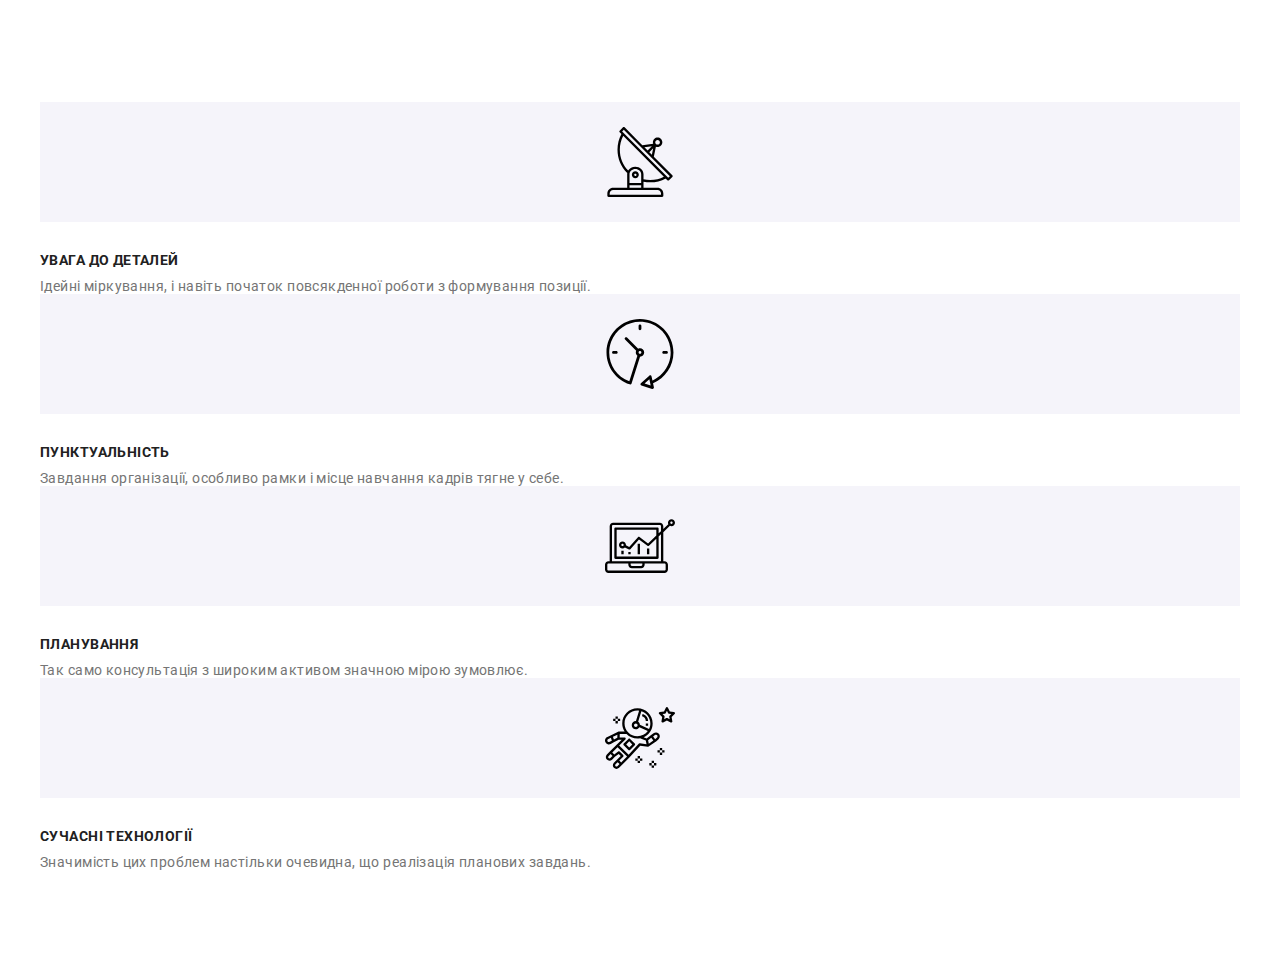
<file: index.html>
<!DOCTYPE html>
<html lang="uk">
  <head>
    <meta charset="UTF-8" />
    <meta http-equiv="X-UA-Compatible" content="IE=edge" />
    <meta name="viewport" content="width=device-width, initial-scale=1.0" />
    <title>WebStudio</title>
    <link rel="preconnect" href="https://fonts.googleapis.com" />
    <link rel="preconnect" href="https://fonts.gstatic.com" crossorigin />
    <link
      href="https://fonts.googleapis.com/css2?family=Raleway:wght@700&family=Roboto:wght@400;500;700;900&display=swap"
      rel="stylesheet"
    />
    <link
      rel="stylesheet"
      href="https://cdnjs.cloudflare.com/ajax/libs/modern-normalize/1.1.0/modern-normalize.min.css"
      integrity="sha512-wpPYUAdjBVSE4KJnH1VR1HeZfpl1ub8YT/NKx4PuQ5NmX2tKuGu6U/JRp5y+Y8XG2tV+wKQpNHVUX03MfMFn9Q=="
      crossorigin="anonymous"
      referrerpolicy="no-referrer"
    />
    <!-- <link rel="stylesheet" href="./css/style.css" /> -->
    <link rel="stylesheet" href="./css/main.min.css" />
  </head>

  <body>
    <!-- ************* Header & Заголовок ************* -->

    <!-- <header>
      <div class="container header-dask">
        <nav class="navigation">
          <a href="" class="logo">Web<span class="logo">Studio</span></a>
          <ul class="navigation__desc list">
            <li class="navigation__headline">
              <a href="" class="akcent">Студія</a>
            </li>
            <li class="navigation__headline">
              <a href="./portfolio.html" class="link">Портфоліо</a>
            </li>
            <li class="navigation__headline">
              <a href="" class="link">Контакти</a>
            </li>
          </ul>
        </nav>
        <ul class="list">
          <li class="list-soc-items">
            <a href="mailto:info@devstudio.com" class="header-mail link"
              ><svg width="16" heigth="12" class="list-soc-icons">
                <use href="./imge/symbol-defs.svg#icon-mail-hover"></use></svg
              >info@devstudio.com</a
            >
          </li>
          <li class="list-soc-items">
            <a href="tel:+380961111111" class="header-mail link"
              ><svg width="10" heigth="16" class="list-soc-icons">
                <use href="./imge/symbol-defs.svg#icon-mobile-hover"></use></svg
              >+38 096 111 11 11</a
            >
          </li>
        </ul>
      </div>
    </header> -->

    <!-- ************* Main & Главный ************* -->

    <main>
      <!-- ************* Hero & Герой *************-->

      <!-- <section class="hero">
        <div class="container">
          <div class="hero-subject">
            <h1 class="hero-subject__title">
              Ефективні рішення для<br />вашого бізнесу
            </h1>
          </div>
          <div class="hero-subject__button">
            <button type="button" class="hero-subject__btn" data-modal-open>
              Замовити послугу
            </button>
          </div>
        </div>
      </section> -->

      <!-- ************* Main Advantages & Переваги *************-->

      <section class="advantages section">
        <div class="container">
          <h2 class="title visually-hidden">Переваги</h2>
          <ul class="advantages__list list">
            <li class="advantages__items-subject">
              <div class="advantages__thumb">
                <svg class="advantages__thumb-soc-icons">
                  <use
                    href="./imge/symbol-defs.svg#icon-antenna-advantages"
                  ></use>
                </svg>
              </div>
              <h3 class="advantages__title">УВАГА ДО ДЕТАЛЕЙ</h3>
              <p class="advantages__text">
                Ідейні міркування, і навіть початок повсякденної роботи з
                формування позиції.
              </p>
            </li>
            <li class="advantages__items-subject">
              <div class="advantages__thumb">
                <svg class="advantages__thumb-soc-icons">
                  <use
                    href="./imge/symbol-defs.svg#icon-clock-advantages"
                  ></use>
                </svg>
              </div>
              <h3 class="advantages__title">ПУНКТУАЛЬНІСТЬ</h3>
              <p class="advantages__text">
                Завдання організації, особливо рамки і місце навчання кадрів
                тягне у себе.
              </p>
            </li>
            <li class="advantages__items-subject">
              <div class="advantages__thumb">
                <svg class="advantages__thumb-soc-icons">
                  <use
                    href="./imge/symbol-defs.svg#icon-diagram-advantages"
                  ></use>
                </svg>
              </div>
              <h3 class="advantages__title">ПЛАНУВАННЯ</h3>
              <p class="advantages__text">
                Так само консультація з широким активом значною мірою зумовлює.
              </p>
            </li>
            <li class="advantages__items-subject">
              <div class="advantages__thumb">
                <svg class="advantages__thumb-soc-icons">
                  <use
                    href="./imge/symbol-defs.svg#icon-astronaut-advantages"
                  ></use>
                </svg>
              </div>
              <h3 class="advantages__title">СУЧАСНІ ТЕХНОЛОГІЇ</h3>
              <p class="advantages__text">
                Значимість цих проблем настільки очевидна, що реалізація
                планових завдань.
              </p>
            </li>
          </ul>
        </div>
      </section>

      <!-- ************* Main Robot Examples & Приклади Робіт ************* -->

      <!-- <section class="directions">
        <div class="container">
          <h2 class="directions-title">Чим ми займаємося</h2>
          <ul class="directions-list list">
            <li class="items">
              <div class="items-thumb">
                <img
                  src="./imge/img.jpg"
                  alt="Робота з клавіатурою та планшетом"
                  width="370"
                  height="294"
                />
                <p class="items-cover-text">Десктопні додатки</p>
              </div>
            </li>
            <li class="items">
              <div class="items-thumb">
                <img
                  src="./imge/img1.jpg"
                  alt="Робота з мобільним телефоном та ноутбуком"
                  width="370"
                  height="294"
                />
                <p class="items-cover-text">Мобільні додатки</p>
              </div>
            </li>
            <li class="items">
              <div class="items-thumb">
                <img
                  src="./imge/img2.jpg"
                  alt="Робота з графікою на планшеті"
                  width="370"
                  height="294"
                />
                <p class="items-cover-text">Дизайнерські рішення</p>
              </div>
            </li>
          </ul>
        </div>
      </section> -->

      <!-- ************* Main Team Members & Члени Команди ************* -->

      <!-- <section class="team section">
        <div class="container">
          <h2 class="team-title">Наша команда</h2>
          <ul class="team-list list">
            <li class="items-img">
              <img
                src="./imge/img3.jpg"
                alt="фото співробітника Ігор Дем'яненко"
                width="270"
                height="260"
              />
              <h3 class="team-caption">Ігор Дем'яненко</h3>
              <p class="team-text" lang="en">Product Designer</p>
              <ul class="team-soc-list list">
                <li class="team-soc-items">
                  <a href="#" class="team-soc-link link"
                    ><svg class="team-soc-icons">
                      <use
                        href="./imge/symbol-defs.svg#icon-instagram"
                      ></use></svg
                  ></a>
                </li>
                <li class="team-soc-items">
                  <a href="#" class="team-soc-link link"
                    ><svg class="team-soc-icons">
                      <use
                        href="./imge/symbol-defs.svg#icon-twitter"
                      ></use></svg
                  ></a>
                </li>
                <li class="team-soc-items">
                  <a href="#" class="team-soc-link link"
                    ><svg class="team-soc-icons">
                      <use
                        href="./imge/symbol-defs.svg#icon-facebook"
                      ></use></svg
                  ></a>
                </li>
                <li class="team-soc-items">
                  <a href="#" class="team-soc-link link"
                    ><svg class="team-soc-icons">
                      <use
                        href="./imge/symbol-defs.svg#icon-linkedin"
                      ></use></svg
                  ></a>
                </li>
              </ul>
            </li>

            <li class="items-img">
              <img
                src="./imge/img4.jpg"
                alt="фото співробітника Ольга Рєпіна"
                width="270"
                height="260"
              />
              <h3 class="team-caption">Ольга Рєпіна</h3>
              <p class="team-text" lang="en">Frontend Developer</p>
              <ul class="team-soc-list list">
                <li class="team-soc-items">
                  <a href="#" class="team-soc-link link"
                    ><svg class="team-soc-icons">
                      <use
                        href="./imge/symbol-defs.svg#icon-instagram"
                      ></use></svg
                  ></a>
                </li>
                <li class="team-soc-items">
                  <a href="#" class="team-soc-link link"
                    ><svg class="team-soc-icons">
                      <use
                        href="./imge/symbol-defs.svg#icon-twitter"
                      ></use></svg
                  ></a>
                </li>
                <li class="team-soc-items">
                  <a href="#" class="team-soc-link link"
                    ><svg class="team-soc-icons">
                      <use
                        href="./imge/symbol-defs.svg#icon-facebook"
                      ></use></svg
                  ></a>
                </li>
                <li class="team-soc-items">
                  <a href="#" class="team-soc-link link"
                    ><svg class="team-soc-icons">
                      <use
                        href="./imge/symbol-defs.svg#icon-linkedin"
                      ></use></svg
                  ></a>
                </li>
              </ul>
            </li>
            <li class="items-img">
              <img
                src="./imge/img5.jpg"
                alt="фото співробітника Микола Тарасов"
                width="270"
                height="260"
              />
              <h3 class="team-caption">Микола Тарасов</h3>
              <p class="team-text" lang="en">Marketing</p>
              <ul class="team-soc-list list">
                <li class="team-soc-items">
                  <a href="#" class="team-soc-link link"
                    ><svg class="team-soc-icons">
                      <use
                        href="./imge/symbol-defs.svg#icon-instagram"
                      ></use></svg
                  ></a>
                </li>
                <li class="team-soc-items">
                  <a href="#" class="team-soc-link link"
                    ><svg class="team-soc-icons">
                      <use
                        href="./imge/symbol-defs.svg#icon-twitter"
                      ></use></svg
                  ></a>
                </li>
                <li class="team-soc-items">
                  <a href="#" class="team-soc-link link"
                    ><svg class="team-soc-icons">
                      <use
                        href="./imge/symbol-defs.svg#icon-facebook"
                      ></use></svg
                  ></a>
                </li>
                <li class="team-soc-items">
                  <a href="#" class="team-soc-link link"
                    ><svg class="team-soc-icons">
                      <use
                        href="./imge/symbol-defs.svg#icon-linkedin"
                      ></use></svg
                  ></a>
                </li>
              </ul>
            </li>
            <li class="items-img">
              <img
                src="./imge/img6.jpg"
                alt="фото співробітника Михайло Єрмаков"
                width="270"
                height="260"
              />
              <h3 class="team-caption">Михайло Єрмаков</h3>
              <p class="team-text" lang="en">UI Designer</p>
              <ul class="team-soc-list list">
                <li class="team-soc-items">
                  <a href="#" class="team-soc-link link"
                    ><svg class="team-soc-icons">
                      <use
                        href="./imge/symbol-defs.svg#icon-instagram"
                      ></use></svg
                  ></a>
                </li>
                <li class="team-soc-items">
                  <a href="#" class="team-soc-link link"
                    ><svg class="team-soc-icons">
                      <use
                        href="./imge/symbol-defs.svg#icon-twitter"
                      ></use></svg
                  ></a>
                </li>
                <li class="team-soc-items">
                  <a href="#" class="team-soc-link link"
                    ><svg class="team-soc-icons">
                      <use
                        href="./imge/symbol-defs.svg#icon-facebook"
                      ></use></svg
                  ></a>
                </li>
                <li class="team-soc-items">
                  <a href="#" class="team-soc-link link"
                    ><svg class="team-soc-icons">
                      <use
                        href="./imge/symbol-defs.svg#icon-linkedin"
                      ></use></svg
                  ></a>
                </li>
              </ul>
            </li>
          </ul>
        </div>
      </section> -->

      <!-- ************* Main Regular Customers & Постійні Кліенти ************* -->

      <!-- <section class="section">
        <div class="container">
          <h2 class="company">Постійні клієнти</h2>
          <ul class="compa-list list">
            <li class="compani-items">
              <a href="" class="lead"
                ><svg class="thumb-company-icons">
                  <use
                    href="./imge/symbol-defs.svg#icon-Logo-company-1"
                  ></use></svg
              ></a>
            </li>
            <li class="compani-items">
              <a href="" class="lead"
                ><svg class="thumb-company-icons">
                  <use
                    href="./imge/symbol-defs.svg#icon-Logo-company-2"
                  ></use></svg
              ></a>
            </li>
            <li class="compani-items">
              <a href="" class="lead"
                ><svg class="thumb-company-icons">
                  <use
                    href="./imge/symbol-defs.svg#icon-Logo-company-3"
                  ></use></svg
              ></a>
            </li>
            <li class="compani-items">
              <a href="" class="lead"
                ><svg class="thumb-company-icons">
                  <use
                    href="./imge/symbol-defs.svg#icon-Logo-company-4"
                  ></use></svg
              ></a>
            </li>
            <li class="compani-items">
              <a href="" class="lead"
                ><svg class="thumb-company-icons">
                  <use
                    href="./imge/symbol-defs.svg#icon-Logo-company-5"
                  ></use></svg
              ></a>
            </li>
            <li class="compani-items">
              <a href="" class="lead"
                ><svg class="thumb-company-icons">
                  <use
                    href="./imge/symbol-defs.svg#icon-Logo-company-6"
                  ></use></svg
              ></a>
            </li>
          </ul>
        </div>
      </section> -->
    </main>

    <!-- ************* Footer & Нижній Колонтитул *************-->

    <!-- <footer class="footer">
      <div class="container footer-address">
        <div class="asid">
          <a href="/" class="footer-logo"
            >Web<span class="footer-logo">Studio</span></a
          >
          <address>
            <ul class="footer-list">
              <li>
                <a
                  href="https://goo.gl/maps/DQpQ22Wtz2pHveBt8"
                  target="_blank"
                  class="footer-all link"
                  >м. Київ, пр-т Лесі Українки, 26</a
                >
              </li>
              <li>
                <a href="mailto:info@devstudio.com" class="footer-mail link"
                  >info@devstudio.com</a
                >
              </li>
              <li>
                <a href="tel:+380961111111" class="footer-tel link"
                  >+38 096 111 11 11</a
                >
              </li>
            </ul>
          </address>
        </div>
        <div class="tip">
          <h2 class="title-items">приєднуйтесь</h2>
          <ul class="teams-soc-list list">
            <li class="teams-soc-items">
              <a href="#" class="teams-soc-link link"
                ><svg class="teams-soc-icons fill">
                  <use href="./imge/symbol-defs.svg#icon-instagram"></use></svg
              ></a>
            </li>
            <li class="teams-soc-items">
              <a href="#" class="teams-soc-link link"
                ><svg class="teams-soc-icons fill">
                  <use href="./imge/symbol-defs.svg#icon-twitter"></use></svg
              ></a>
            </li>
            <li class="teams-soc-items">
              <a href="#" class="teams-soc-link link"
                ><svg class="teams-soc-icons fill">
                  <use href="./imge/symbol-defs.svg#icon-facebook"></use></svg
              ></a>
            </li>
            <li class="teams-soc-items">
              <a href="#" class="teams-soc-link link"
                ><svg class="teams-soc-icons fill">
                  <use href="./imge/symbol-defs.svg#icon-linkedin"></use></svg
              ></a>
            </li>
          </ul>
        </div>
        <div class="footer-input-group">
          <h2 class="footer-text">Підпишіться на розсилку</h2>
          <div class="footer-form">
            <label for="email"></label>
            <input
              type="email"
              class="footer-input"
              name="email"
              id="email"
              placeholder="E-mail"
            />
            <button type="button" class="footer-button">
              Підписатися
              <svg class="footer-soc-icons fill">
                <use href="./imge/symbol-defs.svg#icon-telegram"></use>
              </svg>
            </button>
          </div>
        </div>
      </div>
    </footer> -->

    <!-- ************* Overlay & Модальне Вікно ************* -->

    <div class="backdrop is-hidden" data-modal>
      <div class="modal">
        <button type="button" class="modal-close" data-modal-close>
          <svg width="11" height="11" class="modal-icons">
            <use href="./imge/symbol-defs.svg#icon-close-button"></use>
          </svg>
        </button>
        <p class="modal-backdrop">Залиште свої дані, ми вам передзвонимо</p>
        <form action="">
          <div class="modal-input-group">
            <label for="name">Ім'я</label>
            <div class="input-wrapper">
              <input
                type="text"
                class="modal-input"
                name="name"
                id="name"
              /><svg class="input-svg" widht="18" height="18">
                <use href="./imge/symbol-defs.svg#icon-name"></use>
              </svg>
            </div>
          </div>
          <div class="modal-input-group">
            <label for="tel">Телефон</label>
            <div class="input-wrapper">
              <input
                type="tel"
                class="modal-input"
                name="tel"
                id="tel"
                pattern="[\+]\d{3}\s[\(]\d{2}[\)]\s\d{3}[\-]\d{2}[\-]\d{2}"
              /><svg class="input-svg" widht="18" height="18">
                <use href="./imge/symbol-defs.svg#icon-phone"></use>
              </svg>
            </div>
          </div>
          <div class="modal-input-group">
            <label for="email">Пошта</label>
            <div class="input-wrapper">
              <input
                type="email"
                class="modal-input"
                name="email"
                id="email"
              /><svg class="input-svg" widht="18" height="18">
                <use href="./imge/symbol-defs.svg#icon-email"></use>
              </svg>
            </div>
          </div>
          <div class="modal-input-group">
            <label for="comment">Коментар</label>
            <textarea
              name="comment"
              id="comment"
              class="modal-text"
              placeholder="Введіть текст"
            ></textarea>
          </div>
          <div class="checkbox check-field">
            <input
              class="visually-hidden"
              type="checkbox"
              name="privacy policy"
              id="privacy policy"
              required
            />
            <label for="privacy policy" class="form-checkbox"
              ><span class="checkbox-agree"
                ><svg class="checkbox-svg" width="16px" height="15px">
                  <use
                    href="./imge/symbol-defs.svg#icon-icon-check"
                  ></use></svg></span
              ><span>Погоджуюся з розсилкою та приймаю</span>
              <a href="" class="link"><span>Умови договору</span></a></label
            >
          </div>
          <button type="submit" class="btn-model-senden">Відправити</button>
        </form>
      </div>
    </div>
    <script src="./js/modal.js"></script>
  </body>
</html>
</file>
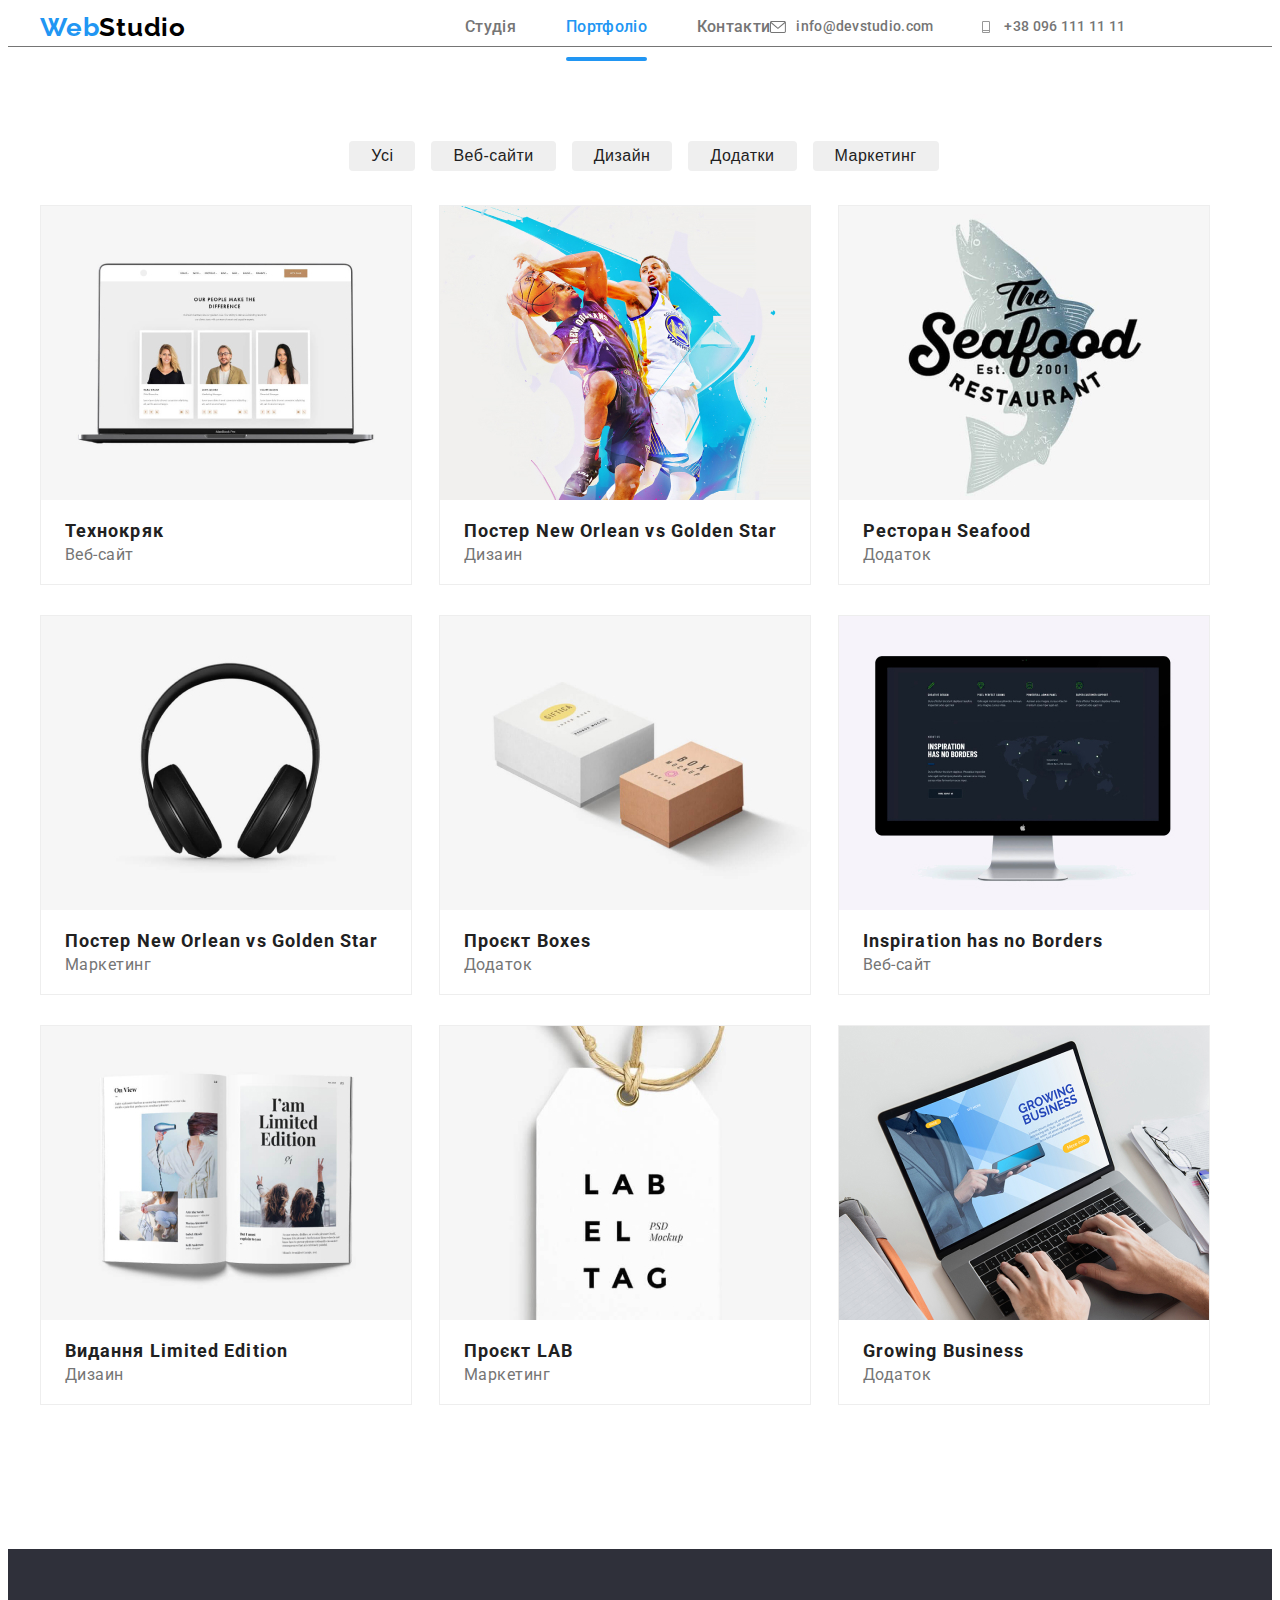
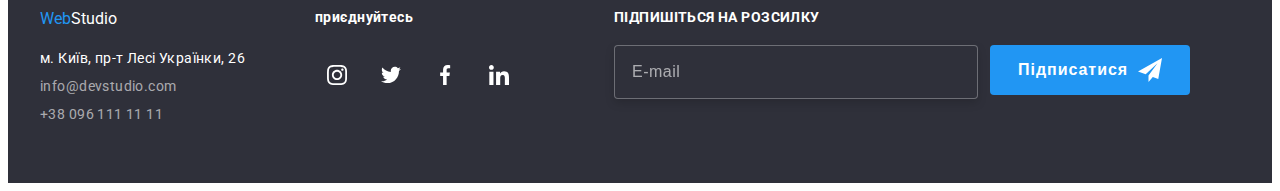
<file: portfolio.html>
<!DOCTYPE html>
<html lang="en">
  <head>
    <meta charset="UTF-8" />
    <meta http-equiv="X-UA-Compatible" content="IE=edge" />
    <meta name="viewport" content="width=device-width, initial-scale=1.0" />
    <title>WebStudio</title>
    <link rel="preconnect" href="https://fonts.googleapis.com" />
    <link rel="preconnect" href="https://fonts.gstatic.com" crossorigin />
    <link
      href="https://fonts.googleapis.com/css2?family=Raleway:wght@700&family=Roboto:wght@400;500;700;900&display=swap"
      rel="stylesheet"
    />
    <link
      rel="stylesheet"
      href="https://cdnjs.cloudflare.com/ajax/libs/modern-normalize/1.1.0/modern-normalize.min.css"
      integrity="sha512-wpPYUAdjBVSE4KJnH1VR1HeZfpl1ub8YT/NKx4PuQ5NmX2tKuGu6U/JRp5y+Y8XG2tV+wKQpNHVUX03MfMFn9Q=="
      crossorigin="anonymous"
      referrerpolicy="no-referrer"
    />
    <!-- <link rel="stylesheet" href="./css/style.css" /> -->
    <link rel="stylesheet" href="./css/main.min.css" />
  </head>

  <body>
    <header class="portfolio-header">
      <div class="container header-dask">
        <nav class="navigation">
          <a href="" class="logo">Web<span class="logo">Studio</span></a>
          <ul class="navigation__desc list">
            <li class="navigation__headline">
              <a href="./index.html" class="link">Студія</a>
            </li>
            <li class="navigation__headline">
              <a href="" class="akcent">Портфоліо</a>
            </li>
            <li class="navigation__headline">
              <a href="" class="link">Контакти</a>
            </li>
          </ul>
        </nav>
        <ul class="list">
          <li class="list-soc-items">
            <a href="mailto:info@devstudio.com" class="header-mail link"
              ><svg width="16" heigth="12" class="list-soc-icons">
                <use href="./imge/symbol-defs.svg#icon-mail-hover"></use></svg
              >info@devstudio.com</a
            >
          </li>
          <li class="list-soc-items">
            <a href="tel:+380961111111" class="header-mail link"
              ><svg width="10" heigth="16" class="list-soc-icons">
                <use href="./imge/symbol-defs.svg#icon-mobile-hover"></use></svg
              >+38 096 111 11 11</a
            >
          </li>
        </ul>
      </div>
    </header>

    <main>
      <section class="section">
        <div class="container">
          <div class="list-port">
            <ul class="btn-list list list-port">
              <li class="portfolio-control">
                <button type="button" class="btn-button">Усі</button>
              </li>
              <li class="portfolio-control">
                <button type="button" class="btn-button">Веб-сайти</button>
              </li>
              <li class="portfolio-control">
                <button type="button" class="btn-button">Дизайн</button>
              </li>
              <li class="portfolio-control">
                <button type="button" class="btn-button">Додатки</button>
              </li>
              <li class="portfolio-control">
                <button type="button" class="btn-button">Маркетинг</button>
              </li>
            </ul>
          </div>
          <ul class="list-portfolio">
            <li class="items-pic">
              <div class="picture">
                <img
                  src="./imge/img7.jpg"
                  alt="фото ноутбук"
                  width="370"
                  height="294"
                />
                <p class="portfolio-cover-text">
                  Ресурс пропонує комплексні пропозиції з різним рівнем
                  функціоналу та сервісів. Все це дозволить відвідувачу отримати
                  вичерпні відомості про компанію чи приватну особу.
                </p>
              </div>
              <h2 class="portfolio-title">Технокряк</h2>
              <p class="portfolio-text">Веб-сайт</p>
            </li>
            <li class="items-pic">
              <div class="picture">
                <img
                  src="./imge/img8.jpg"
                  alt="фото баскетболісти"
                  width="370"
                  height="294"
                />
                <p class="portfolio-cover-text">
                  Ресурс пропонує комплексні пропозиції з різним рівнем
                  функціоналу та сервісів. Все це дозволить відвідувачу отримати
                  вичерпні відомості про компанію чи приватну особу.
                </p>
              </div>
              <h2 class="portfolio-title">Постер New Orlean vs Golden Star</h2>
              <p class="portfolio-text">Дизаин</p>
            </li>
            <li class="items-pic">
              <div class="picture">
                <img
                  src="./imge/img9.jpg"
                  alt="фото логотип ресторану"
                  width="370"
                  height="294"
                />
                <p class="portfolio-cover-text">
                  Ресурс пропонує комплексні пропозиції з різним рівнем
                  функціоналу та сервісів. Все це дозволить відвідувачу отримати
                  вичерпні відомості про компанію чи приватну особу.
                </p>
              </div>
              <h2 class="portfolio-title">Ресторан Seafood</h2>
              <p class="portfolio-text">Додаток</p>
            </li>
            <li class="items-pic">
              <div class="picture">
                <img
                  src="./imge/img10.jpg"
                  alt="фото навушники"
                  width="370"
                  height="294"
                />
                <p class="portfolio-cover-text">
                  Ресурс пропонує комплексні пропозиції з різним рівнем
                  функціоналу та сервісів. Все це дозволить відвідувачу отримати
                  вичерпні відомості про компанію чи приватну особу.
                </p>
              </div>
              <h2 class="portfolio-title">Постер New Orlean vs Golden Star</h2>
              <p class="portfolio-text">Маркетинг</p>
            </li>
            <li class="items-pic">
              <div class="picture">
                <img
                  src="./imge/img11.jpg"
                  alt="фото коробка"
                  width="370"
                  height="294"
                />
                <p class="portfolio-cover-text">
                  Ресурс пропонує комплексні пропозиції з різним рівнем
                  функціоналу та сервісів. Все це дозволить відвідувачу отримати
                  вичерпні відомості про компанію чи приватну особу.
                </p>
              </div>
              <h2 class="portfolio-title">Проєкт Boxes</h2>
              <p class="portfolio-text">Додаток</p>
            </li>
            <li class="items-pic">
              <div class="picture">
                <img
                  src="./imge/img12.jpg"
                  alt="фото комп'ютер"
                  width="370"
                  height="294"
                />
                <p class="portfolio-cover-text">
                  Ресурс пропонує комплексні пропозиції з різним рівнем
                  функціоналу та сервісів. Все це дозволить відвідувачу отримати
                  вичерпні відомості про компанію чи приватну особу.
                </p>
              </div>
              <h2 class="portfolio-title">Inspiration has no Borders</h2>
              <p class="portfolio-text">Веб-сайт</p>
            </li>
            <li class="items-pic">
              <div class="picture">
                <img
                  src="./imge/img13.jpg"
                  alt="фото книга"
                  width="370"
                  height="294"
                />
                <p class="portfolio-cover-text">
                  Ресурс пропонує комплексні пропозиції з різним рівнем
                  функціоналу та сервісів. Все це дозволить відвідувачу отримати
                  вичерпні відомості про компанію чи приватну особу.
                </p>
              </div>
              <h2 class="portfolio-title">Видання Limited Edition</h2>
              <p class="portfolio-text">Дизаин</p>
            </li>
            <li class="items-pic">
              <div class="picture">
                <img
                  src="./imge/img14.jpg"
                  alt="фото емблема"
                  width="370"
                  height="294"
                />
                <p class="portfolio-cover-text">
                  Ресурс пропонує комплексні пропозиції з різним рівнем
                  функціоналу та сервісів. Все це дозволить відвідувачу отримати
                  вичерпні відомості про компанію чи приватну особу.
                </p>
              </div>
              <h2 class="portfolio-title">Проєкт LAB</h2>
              <p class="portfolio-text">Маркетинг</p>
            </li>
            <li class="items-pic">
              <div class="picture">
                <img
                  src="./imge/img15.jpg"
                  alt="фото екран ноутбука"
                  width="370"
                  height="294"
                />
                <p class="portfolio-cover-text">
                  Ресурс пропонує комплексні пропозиції з різним рівнем
                  функціоналу та сервісів. Все це дозволить відвідувачу отримати
                  вичерпні відомості про компанію чи приватну особу.
                </p>
              </div>
              <h2 class="portfolio-title">Growing Business</h2>
              <p class="portfolio-text" lang="en">Додаток</p>
            </li>
          </ul>
        </div>
      </section>
    </main>

    <footer class="footer">
      <div class="container footer-address">
        <div class="asid">
          <a href="/" class="footer-logo"
            >Web<span class="footer-logo">Studio</span></a
          >
          <address>
            <ul class="footer-list">
              <li>
                <a
                  href="https://goo.gl/maps/DQpQ22Wtz2pHveBt8"
                  target="_blank"
                  class="footer-all link"
                  >м. Київ, пр-т Лесі Українки, 26</a
                >
              </li>
              <li>
                <a href="mailto:info@devstudio.com" class="footer-mail link"
                  >info@devstudio.com</a
                >
              </li>
              <li>
                <a href="tel:+380961111111" class="footer-tel link"
                  >+38 096 111 11 11</a
                >
              </li>
            </ul>
          </address>
        </div>
        <div class="tip">
          <h2 class="title-items">приєднуйтесь</h2>
          <ul class="teams-soc-list list">
            <li class="teams-soc-items">
              <a href="#" class="teams-soc-link link"
                ><svg class="teams-soc-icons fill">
                  <use href="./imge/symbol-defs.svg#icon-instagram"></use></svg
              ></a>
            </li>
            <li class="teams-soc-items">
              <a href="#" class="teams-soc-link link"
                ><svg class="teams-soc-icons fill">
                  <use href="./imge/symbol-defs.svg#icon-twitter"></use></svg
              ></a>
            </li>
            <li class="teams-soc-items">
              <a href="#" class="teams-soc-link link"
                ><svg class="teams-soc-icons fill">
                  <use href="./imge/symbol-defs.svg#icon-facebook"></use></svg
              ></a>
            </li>
            <li class="teams-soc-items">
              <a href="#" class="teams-soc-link link"
                ><svg class="teams-soc-icons fill">
                  <use href="./imge/symbol-defs.svg#icon-linkedin"></use></svg
              ></a>
            </li>
          </ul>
        </div>
        <div class="footer-input-group">
          <h2 class="footer-text">Підпишіться на розсилку</h2>
          <div class="footer-form">
            <label for="email"></label>
            <input
              type="email"
              class="footer-input"
              name="email"
              id="email"
              placeholder="E-mail"
            />
            <button type="button" class="footer-button">
              Підписатися
              <svg class="footer-soc-icons fill">
                <use href="./imge/symbol-defs.svg#icon-telegram"></use>
              </svg>
            </button>
          </div>
        </div>
      </div>
    </footer>
  </body>
</html>
</file>
<file: css/main.min.css>
h1,h2,h3,h4,h5,h6,p{margin:0px}ul{margin:0px;padding-left:0px}.link{text-decoration:none}.list{list-style:none}img{display:block}button{cursor:pointer}body,footer{font-family:"Roboto",sans-serif}a{text-decoration:none}.container{width:100%;padding:0 15px;margin:0 auto}@media screen and (min-width: 480px){.container{max-width:480px}}@media screen and (min-width: 768px){.container{max-width:768px}}@media screen and (min-width: 1200px){.container{max-width:1200px}}.visually-hidden{position:absolute;width:1px;height:1px;margin:-1px;border:0;padding:0;white-space:nowrap;-webkit-clip-path:inset(100%);clip-path:inset(100%);clip:rect(0 0 0 0);overflow:hidden}:root{--primary-header-color: #212121;--second-header-color: #ffffff;--third-header-color: #757575;--pimary-link-color: #ffffff;--accent-color: #2196f3;--advantages-color: #f5f4fa}.btn-model-senden,.teams-soc-link,.teams-soc-list,.footer-button,.list-port,.team-soc-link,.team-soc-list,.hero-subject__btn,.akcent,.list .link,.header-dask,.navigation{display:flex;align-items:center}.logo{display:flex;margin-right:93px;font-family:"Raleway";font-style:normal;font-weight:700;font-size:26px;line-height:1.19;letter-spacing:.03em}a.logo{color:#2196f3}span.logo{color:#000}.navigation__desc{display:flex;margin-left:93px}.navigation__desc .navigation__headline+.navigation__headline{margin-left:50px}.header-link{display:block;font-weight:500;font-size:14px;line-height:1,14;letter-spacing:.02em;color:var(--primary-header-color)}.list{display:flex}.list .items-img+.items-img{margin-left:30px}.list .items+.items{margin-left:30px}.list-soc-icons{width:16px;height:12px}.list-soc-icons{margin-right:10px}.list .link{padding:10px 0;text-decoration:none;font-weight:500;line-height:1.14;justify-content:center;fill:#757575;color:#757575;letter-spacing:.02em}.list .link:hover,.list .link:focus{color:#2196f3;fill:#2196f3}.header-mail{display:block;margin-right:45px;font-weight:500;font-size:14px;line-height:1,14;letter-spacing:.02em;color:var(--third-header-color)}.header-tel{display:block;font-weight:500;font-size:14px;line-height:1,14;letter-spacing:.02em;color:var(--third-header-color)}.items-soc{display:flex}.navigation__headline{position:relative}.akcent{padding:10px 0;justify-content:center;text-decoration:none;font-weight:500;line-height:1.14;color:#2196f3;letter-spacing:.02em}.akcent::after{margin-bottom:-15px;bottom:0%;left:0;position:absolute;content:"";width:100%;height:4px;background:#2196f3;border-radius:2px}.hero{max-width:1600px;max-height:600px;padding:200px 0px;margin:0 auto;background-color:#2f303a;background-size:cover;background-position:center;background-image:linear-gradient(to right, rgba(47, 48, 58, 0.4), rgba(47, 48, 58, 0.4)),url(../imge/Img-hero.jpg)}.hero-subject__title{margin-bottom:40px;font-weight:900;font-size:44px;line-height:1,36;text-align:center;letter-spacing:.06em;text-transform:uppercase;color:var(--second-header-color)}.hero-subject__btn{margin-left:auto;margin-right:auto;padding:10px 32px;position:relative;font-family:inherit;font-weight:700;font-size:16px;line-height:1,87;text-align:center;letter-spacing:.06em;color:var(--second-header-color);background-color:var(--accent-color);border-radius:4px;border:rgba(0,0,0,0)}.section{padding-top:94px;padding-bottom:94px}.advantages__list{display:flex;flex-direction:row;flex-direction:column}@media screen and (min-width: 768px){.advantages__list{flex-wrap:wrap}}.advantages__thumb{display:flex;align-items:center;padding:25px 100px;margin-bottom:30px;justify-content:center;background-color:#f5f4fa}.advantages__thumb-soc-icons{height:70px}.advantages__title{margin-bottom:10px;font-weight:700;font-size:14px;line-height:1,14;letter-spacing:.03em;text-transform:uppercase;color:var(--primary-header-color)}.advantages__text{margin-bottom:0;font-weight:400;font-size:14px;line-height:1,71;letter-spacing:.03em;color:var(--third-header-color)}.directions{padding-bottom:94px}.directions-title{margin-bottom:50px;margin-top:0;font-weight:700;font-size:36px;line-height:1,16;text-align:center;letter-spacing:.03em;color:var(--primary-header-color)}.items-thumb{position:relative}.items-thumb::before{content:"";position:absolute;bottom:0;width:100%;height:70px;background-color:rgba(47,48,58,.4)}.items-cover-text{position:absolute;bottom:25px;display:flex;padding-left:25%;text-align:center;display:0;font-weight:700;font-size:14px;line-height:1,1;text-align:center;letter-spacing:.03em;text-transform:uppercase;color:#fff}.items-img{background-color:#fff;box-shadow:0px 1px 3px rgba(0,0,0,.12),0px 1px 1px rgba(0,0,0,.14),0px 2px 1px rgba(0,0,0,.2);border-radius:0px 0px 4px 4px}.team{background-color:#f5f4fa}.team-title{margin-top:0;margin-bottom:50px;font-weight:700;font-size:36px;line-height:1,16;text-align:center;letter-spacing:.03em;color:var(--primary-header-color)}.team-caption{margin-top:30px;margin-bottom:10px;font-weight:500;font-size:16px;line-height:1,18;text-align:center;letter-spacing:.03em;color:var(--primary-header-color)}.team-text{margin-bottom:16px;font-weight:400;font-size:16px;line-height:1,18;text-align:center;letter-spacing:.03em;color:var(--third-header-color)}.team-soc-list{margin-bottom:30px;justify-content:center}.team-soc-items{width:44px;height:44px}.team-soc-items:not(:last-child){margin-right:10px}.team-soc-link{width:100%;height:100%;border-radius:50%;justify-content:center;fill:#afb1b8}.team-soc-link:hover{background-color:var(--accent-color)}.team-soc-icons{width:20px;height:20px}.team-soc-list .team-soc-link:hover,.team-soc-list .team-soc-link:focus{fill:#fff;background-color:#2196f3}.company{margin-bottom:50px;font-style:normal;font-weight:700;font-size:36px;line-height:1.16;text-align:center;letter-spacing:.03em;color:#212121}.compa-list{display:flex}.compa-list li{margin-right:30px}.compa-list li:nth-child(6){margin-right:0}.compani-items{display:flex}.thumb-company-icons{display:block;width:106px;height:60px}.list .lead{display:block;width:170px;height:92px;text-decoration:none;fill:#afb1b8;border:1px solid #afb1b8;border-radius:4px;padding:16px 32px;transition:border-color 250ms cubic-bezier(0.4, 0, 0.2, 1),fill 250ms cubic-bezier(0.4, 0, 0.2, 1)}.list .lead:hover,.list .lead:focus{fill:#2196f3;border-radius:4px;border-color:#2196f3}.portfolio-header{border-bottom:1px solid #757575}.btn-button{margin-left:8px;border-radius:4px;padding:6px 22px;margin-bottom:34px;font-weight:500;font-size:16px;line-height:2,16;text-align:center;letter-spacing:.03em;color:var(--primary-header-color);cursor:pointer;border:rgba(0,0,0,0);transition:color 250ms cubic-bezier(0.4, 0, 0.2, 1)}.btn-button:hover,.btn-button:focus{color:var(--second-header-color);background-color:var(--accent-color);box-shadow:0px 3px 1px rgba(0,0,0,.1),0px 1px 2px rgba(0,0,0,.08),0px 2px 2px rgba(0,0,0,.12)}.portfolio-control{margin-left:8px}.portfolio-control:first-child{margin-left:0}.btn-list{margin-left:auto;margin-right:auto}.list-portfolio{margin-bottom:20px;display:flex;flex-wrap:wrap}.list-portfolio li{margin-bottom:30px;margin-right:27px;list-style:none;border:1px solid #eee}.list-portfolio li li:nth-child(3n){margin-right:0}.portfolio-title{margin-top:20px;margin-left:24px;margin-bottom:4px;font-weight:700;font-size:18px;line-height:2,0;letter-spacing:.06em;color:var(--primary-header-color)}.portfolio-text{margin-left:24px;margin-bottom:20px;font-weight:400;font-size:16px;line-height:1,87;letter-spacing:.03em;color:var(--third-header-color)}.list-port{margin-left:auto;margin-right:auto}.items-pic:hover,.items-pic:focus{box-shadow:0px 1px 1px rgba(0,0,0,.12),0px 4px 4px rgba(0,0,0,.06),1px 4px 6px rgba(0,0,0,.16)}.fill{margin-left:10px;width:24px;fill:#fff}.items-pic:hover .portfolio-cover-text{transform:translateY(0)}.picture{position:relative;overflow:hidden}.portfolio-cover-text{position:absolute;top:0;padding:40px 63px;height:100%;font-weight:400;font-size:18px;line-height:1,5;letter-spacing:.03em;color:#fff;background:rgba(33,150,243,.9);transform:translateY(100%);transition:transform 250ms cubic-bezier(0.4, 0, 0.2, 1)}.footer{padding-top:60px;padding-bottom:60px;background-color:#2f303a}.footer-address{display:flex}.footer-list{margin-top:20px;list-style:none}.footer-list li{margin-bottom:9px}.footer-list li:last-child{margin-bottom:0}.footer-all{font-style:normal;font-weight:400;font-size:14px;line-height:1,71;letter-spacing:.03em;color:var(--pimary-link-color)}.footer-mail{font-style:normal;font-weight:400;font-size:14px;line-height:1,71;letter-spacing:.03em;color:rgba(255,255,255,.6)}.footer-tel{font-style:normal;font-weight:400;font-size:14px;line-height:1,71;letter-spacing:.03em;color:rgba(255,255,255,.6)}.footer-input-group{margin-left:93px}.footer-input-text{display:flex;margin-left:93px}.footer-text{margin-bottom:20px;font-weight:700;font-size:14px;line-height:1,1;letter-spacing:.03em;text-transform:uppercase;color:var(--second-header-color)}.footer-input{width:358px;height:50px;background:#2f303a;border:1px solid rgba(255,255,255,.3);filter:drop-shadow(0px 4px 4px rgba(0, 0, 0, 0.15));border-radius:4px}.footer-form{display:flex}.footer-button{margin-left:12px;padding:10px 28px 10px 28px;height:50px;font-weight:700;font-size:16px;line-height:1,8;letter-spacing:.06em;color:var(--pimary-link-color);background:#2196f3;border-radius:4px;border:rgba(0,0,0,0)}.footer-soc-icons{fill:var(--second-header-color)}.footer-input::-moz-placeholder{padding:15px 295px 15px 15px;font-weight:400;font-size:16px;line-height:1,2;letter-spacing:.03em;color:rgba(255,255,255,.6)}.footer-input:-ms-input-placeholder{padding:15px 295px 15px 15px;font-weight:400;font-size:16px;line-height:1,2;letter-spacing:.03em;color:rgba(255,255,255,.6)}.footer-input::placeholder{padding:15px 295px 15px 15px;font-weight:400;font-size:16px;line-height:1,2;letter-spacing:.03em;color:rgba(255,255,255,.6)}a.footer-logo{color:#2196f3}span.footer-logo{color:#fff}.tip{margin-left:70px}.teams-soc-list{justify-content:center;width:206px;height:80px}.teams-soc-items{width:44px;height:44px}.teams-soc-items:not(:last-child){margin-right:10px}.teams-soc-link{width:100%;height:100%;border-radius:50%;justify-content:center;fill:var(--second-header-color)}.teams-soc-link:hover{background-color:var(--accent-color)}.teams-soc-icons{margin:0;width:20px;height:20px}.title-items{margin-bottom:0;margin-top:0;font-weight:700;font-size:14px;line-height:1,1;letter-spacing:.03em;color:var(--pimary-link-color)}.backdrop{position:fixed;top:0;left:0;width:100%;height:100%;z-index:1;background-color:rgba(0,0,0,.2);opacity:1;visibility:visible}.backdrop.is-hidden{opacity:0;pointer-events:none;visibility:hidden}.backdrop.is-hidden .modal{transform:translate(-50%, -50%) scale(0.2) rotate(180deg)}.modal{position:absolute;top:50%;left:50%;padding:40px;transform:translate(-50%, -50%) scale(1) rotate(0);transition:transform 250ms cubic-bezier(0.4, 0, 0.2, 1);min-height:581px;width:528px;background-color:#fff;box-shadow:0px 1px 3px rgba(0,0,0,.12),0px 1px 1px rgba(0,0,0,.14),0px 2px 1px rgba(0,0,0,.2);border-radius:4px}.modal-close{position:absolute;top:14px;right:14px;width:30px;height:30px;background:#fff;border:1px solid rgba(0,0,0,.1);border-radius:50%}.modal-icons:hover,.modal-icons:focus{fill:var(--accent-color)}.modal-backdrop{padding-bottom:30px;font-weight:700;font-size:20px;line-height:23px;text-align:center;letter-spacing:.03em;color:#212121}.modal-input{margin-bottom:10px;margin-top:4px;padding-left:40px;width:448px;height:40px;border:1px solid rgba(33,33,33,.2);border-radius:4px}.modal-text{margin-top:4px;padding:12px 16px;width:448px;height:120px;left:576px;top:519px;border:1px solid rgba(33,33,33,.2);border-radius:4px;resize:vertical;max-height:200px}.modal-input::-moz-placeholder{padding-left:40px;font-weight:400;font-size:12px;line-height:1,1;letter-spacing:.01em;color:rgba(117,117,117,.5)}.modal-input:-ms-input-placeholder{padding-left:40px;font-weight:400;font-size:12px;line-height:1,1;letter-spacing:.01em;color:rgba(117,117,117,.5)}.modal-input::placeholder{padding-left:40px;font-weight:400;font-size:12px;line-height:1,1;letter-spacing:.01em;color:rgba(117,117,117,.5)}.modal-input .is-hidden{opacity:0;visibility:hidden;pointer-events:none}.modal-input-icons{position:absolute;fill:#212121}.checkbox{margin-bottom:30px;margin-top:20px}.checkbox .link{margin-left:4px;text-underline-position:under;color:#2196f3}.form-checkbox .checkbox-svg{fill:rgba(0,0,0,0);transition:fill 250ms cubic-bezier(0.4, 0, 0.2, 1)}.check-field input:checked+.form-checkbox .checkbox-agree{background-color:#2196f3;border:none;transition:background-color250ms cubic-bezier(0.4, 0, 0.2, 1),fill 250ms cubic-bezier(0.4, 0, 0.2, 1)}.form-checkbox .checkbox-agree{align-items:center;justify-content:center;margin-right:8px;width:16px;height:15px;border:2px solid #000;border-radius:2px;font-weight:400;font-size:14px;line-height:1.71;letter-spacing:.03em;color:var(--main-text-color)}.btn-model-senden{padding:10px 52px;margin-left:auto;margin-right:auto;font-weight:700;font-size:16px;line-height:1.8;width:200px;height:50px;border-radius:4px;text-align:center;letter-spacing:.06em;color:#fff;background-color:#188ce8;border:rgba(0,0,0,0)}.btn-model-senden:hover,.btn-model-senden:focus{box-shadow:0px 4px 4px rgba(0,0,0,.15);border-radius:4px}input:hover,input:focus,textarea:hover,textarea:focus{border-color:#188ce8;outline:none}label.modal-politic-label{display:flex}.modal-politic-label::before{content:"";width:16px;height:16px;border:2px solid #303030;border-radius:4px;margin-right:10px}.modal-politic-check:checked+label::before{border:none;background-repeat:no-repeat;background-image:url("../imge/check.svg");background-position:center}.input-wrapper{position:relative}.input-svg{position:absolute;display:inline-block;left:-126px;top:38%;transform:translateY(-50%);transition:fill 250ms cubic-bezier(0.4, 0, 0.2, 1)}.input:hover+.input-svg,.input:focus+.input-svg{fill:#2196f3;outline:none}/*# sourceMappingURL=main.min.css.map */
</file>
